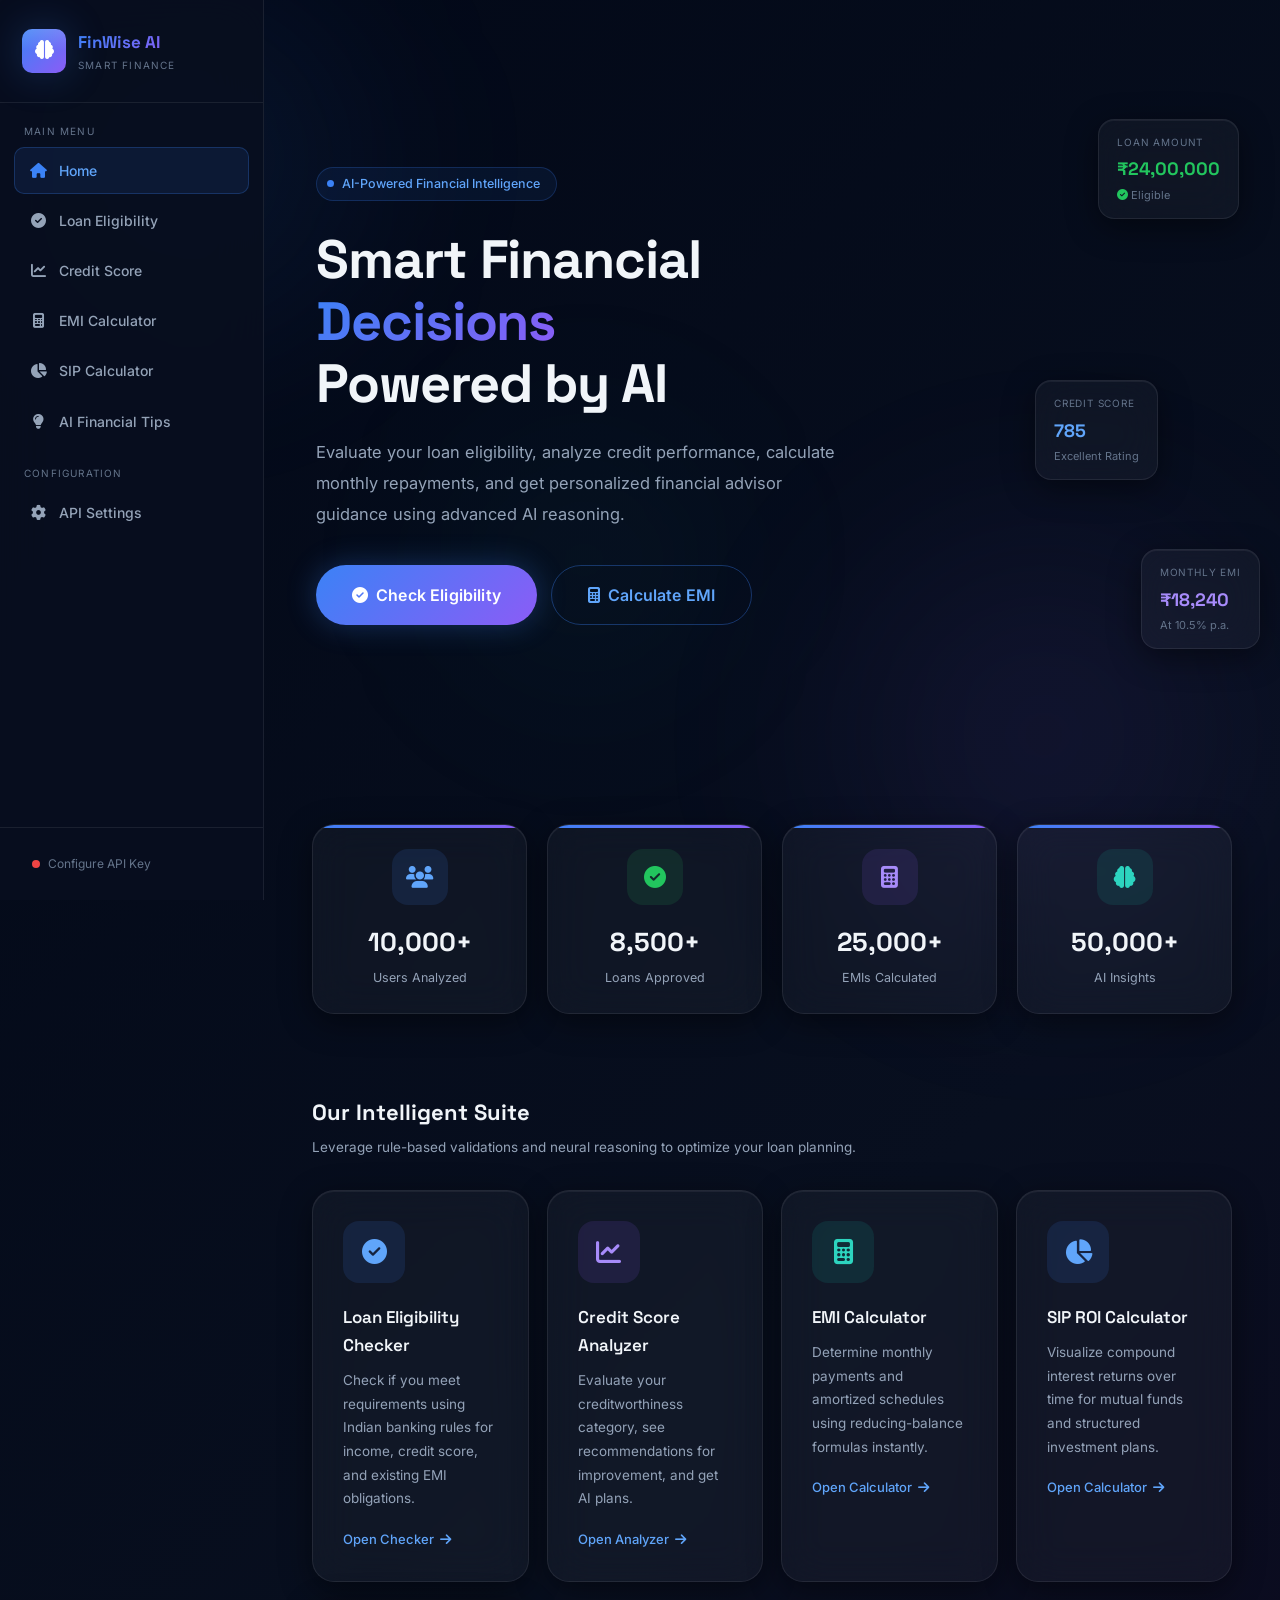
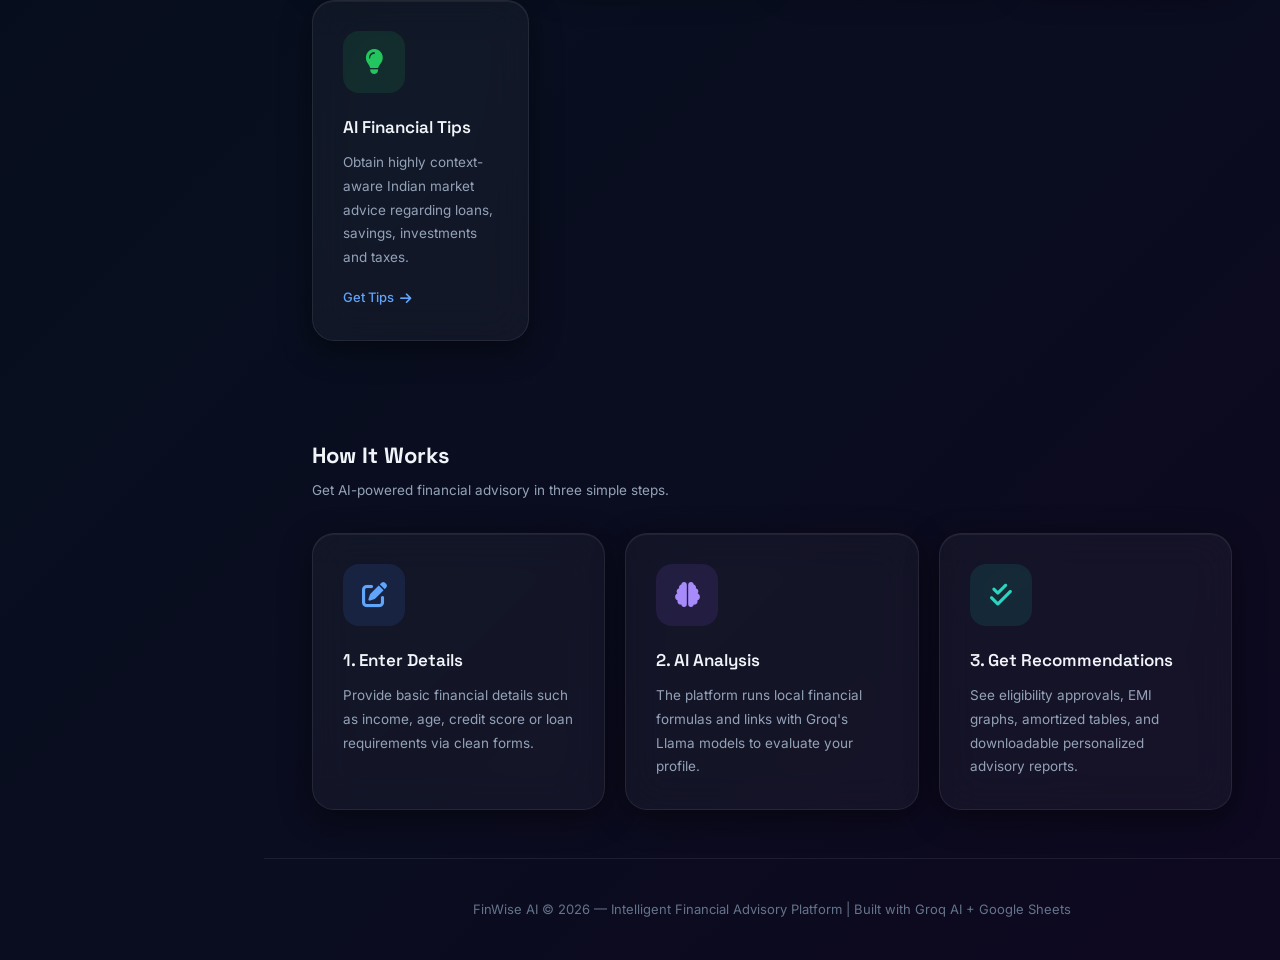
<file: index.html>
<!DOCTYPE html>
<html lang="en">
<head>
  <meta charset="UTF-8">
  <meta name="viewport" content="width=device-width, initial-scale=1.0">
  <title>FinWise AI — Intelligent Financial Advisory Platform</title>
  <meta name="description" content="AI-Powered Loan Eligibility, Credit Analysis & Financial Advisory Platform.">
  <link rel="preconnect" href="https://fonts.googleapis.com">
  <link href="https://fonts.googleapis.com/css2?family=Inter:wght@300;400;500;600;700;800&family=Space+Grotesk:wght@400;500;600;700;800&display=swap" rel="stylesheet">
  <link rel="stylesheet" href="https://cdnjs.cloudflare.com/ajax/libs/font-awesome/6.5.0/css/all.min.css">
  <link rel="stylesheet" href="css/style.css">
</head>
<body>
  <!-- Background orbs -->
  <div class="bg-orb bg-orb-1"></div>
  <div class="bg-orb bg-orb-2"></div>
  <div class="bg-orb bg-orb-3"></div>

  <div class="app-layout">
    <!-- Sidebar -->
    <nav class="sidebar" id="sidebar">
      <div class="sidebar-header">
        <a href="index.html" class="logo">
          <div class="logo-icon"><i class="fas fa-brain"></i></div>
          <div>
            <span class="logo-name">FinWise AI</span>
            <span class="logo-tagline">Smart Finance</span>
          </div>
        </a>
      </div>
      <div class="nav-menu">
        <p class="nav-section-title">Main Menu</p>
        <ul>
          <li class="nav-item"><a href="index.html" class="active"><i class="fas fa-home nav-icon"></i><span>Home</span></a></li>
          <li class="nav-item"><a href="eligibility.html"><i class="fas fa-check-circle nav-icon"></i><span>Loan Eligibility</span></a></li>
          <li class="nav-item"><a href="credit-score.html"><i class="fas fa-chart-line nav-icon"></i><span>Credit Score</span></a></li>
          <li class="nav-item"><a href="emi.html"><i class="fas fa-calculator nav-icon"></i><span>EMI Calculator</span></a></li>
          <li class="nav-item"><a href="sip.html"><i class="fas fa-chart-pie nav-icon"></i><span>SIP Calculator</span></a></li>
          <li class="nav-item"><a href="tips.html"><i class="fas fa-lightbulb nav-icon"></i><span>AI Financial Tips</span></a></li>
        </ul>
        <p class="nav-section-title">Configuration</p>
        <ul>
          <li class="nav-item"><a href="#" onclick="openSettings();return false;"><i class="fas fa-cog nav-icon"></i><span>API Settings</span></a></li>
        </ul>
      </div>
      <div class="sidebar-footer">
        <div class="api-status" onclick="openSettings()">
          <div class="status-dot inactive" id="apiStatusDot"></div>
          <span id="apiStatusText">Configure API Key</span>
        </div>
      </div>
    </nav>

    <!-- Hamburger & Overlay -->
    <button class="hamburger" id="hamburger" aria-label="Open menu"><i class="fas fa-bars"></i></button>
    <div class="overlay" id="overlay"></div>

    <!-- Main Content -->
    <main class="main-content">
      <section class="hero">
        <div class="hero-content">
          <div class="hero-badge">
            <span class="live-dot"></span>
            <span>AI-Powered Financial Intelligence</span>
          </div>
          <h1>Smart Financial <span class="gradient-text">Decisions</span><br>Powered by AI</h1>
          <p>Evaluate your loan eligibility, analyze credit performance, calculate monthly repayments, and get personalized financial advisor guidance using advanced AI reasoning.</p>
          <div class="hero-cta">
            <a href="eligibility.html" class="btn btn-primary btn-lg"><i class="fas fa-check-circle"></i> Check Eligibility</a>
            <a href="emi.html" class="btn btn-outline btn-lg"><i class="fas fa-calculator"></i> Calculate EMI</a>
          </div>
        </div>

        <!-- Floating visual cards -->
        <div class="float-card float-card-1">
          <div class="fc-label">Loan Amount</div>
          <div class="fc-value green">₹24,00,000</div>
          <div class="fc-sub"><i class="fas fa-check-circle" style="color:var(--success)"></i> Eligible</div>
        </div>
        <div class="float-card float-card-2">
          <div class="fc-label">Credit Score</div>
          <div class="fc-value blue">785</div>
          <div class="fc-sub">Excellent Rating</div>
        </div>
        <div class="float-card float-card-3">
          <div class="fc-label">Monthly EMI</div>
          <div class="fc-value purple">₹18,240</div>
          <div class="fc-sub">At 10.5% p.a.</div>
        </div>
      </section>

      <!-- Stat Grid -->
      <section class="section-sm">
        <div class="stat-grid">
          <div class="glass-card stat-card">
            <div class="stat-icon si-blue"><i class="fas fa-users"></i></div>
            <div class="stat-value">10,000+</div>
            <div class="stat-label">Users Analyzed</div>
          </div>
          <div class="glass-card stat-card">
            <div class="stat-icon si-green"><i class="fas fa-check-circle"></i></div>
            <div class="stat-value">8,500+</div>
            <div class="stat-label">Loans Approved</div>
          </div>
          <div class="glass-card stat-card">
            <div class="stat-icon si-purple"><i class="fas fa-calculator"></i></div>
            <div class="stat-value">25,000+</div>
            <div class="stat-label">EMIs Calculated</div>
          </div>
          <div class="glass-card stat-card">
            <div class="stat-icon si-teal"><i class="fas fa-brain"></i></div>
            <div class="stat-value">50,000+</div>
            <div class="stat-label">AI Insights</div>
          </div>
        </div>
      </section>

      <!-- Features Suite -->
      <section class="section">
        <div class="section-header">
          <h2>Our Intelligent Suite</h2>
          <p>Leverage rule-based validations and neural reasoning to optimize your loan planning.</p>
        </div>
        <div class="grid-4">
          <div class="glass-card feature-card fc-blue" onclick="location.href='eligibility.html'">
            <div class="feature-icon-wrap fi-blue"><i class="fas fa-check-circle"></i></div>
            <h3>Loan Eligibility Checker</h3>
            <p>Check if you meet requirements using Indian banking rules for income, credit score, and existing EMI obligations.</p>
            <a href="eligibility.html" class="feature-link">Open Checker <i class="fas fa-arrow-right"></i></a>
          </div>

          <div class="glass-card feature-card fc-purple" onclick="location.href='credit-score.html'">
            <div class="feature-icon-wrap fi-purple"><i class="fas fa-chart-line"></i></div>
            <h3>Credit Score Analyzer</h3>
            <p>Evaluate your creditworthiness category, see recommendations for improvement, and get AI plans.</p>
            <a href="credit-score.html" class="feature-link">Open Analyzer <i class="fas fa-arrow-right"></i></a>
          </div>

          <div class="glass-card feature-card fc-teal" onclick="location.href='emi.html'">
            <div class="feature-icon-wrap fi-teal"><i class="fas fa-calculator"></i></div>
            <h3>EMI Calculator</h3>
            <p>Determine monthly payments and amortized schedules using reducing-balance formulas instantly.</p>
            <a href="emi.html" class="feature-link">Open Calculator <i class="fas fa-arrow-right"></i></a>
          </div>

          <div class="glass-card feature-card fc-blue" onclick="location.href='sip.html'">
            <div class="feature-icon-wrap fi-blue"><i class="fas fa-chart-pie"></i></div>
            <h3>SIP ROI Calculator</h3>
            <p>Visualize compound interest returns over time for mutual funds and structured investment plans.</p>
            <a href="sip.html" class="feature-link">Open Calculator <i class="fas fa-arrow-right"></i></a>
          </div>

          <div class="glass-card feature-card fc-green" onclick="location.href='tips.html'">
            <div class="feature-icon-wrap fi-green"><i class="fas fa-lightbulb"></i></div>
            <h3>AI Financial Tips</h3>
            <p>Obtain highly context-aware Indian market advice regarding loans, savings, investments and taxes.</p>
            <a href="tips.html" class="feature-link">Get Tips <i class="fas fa-arrow-right"></i></a>
          </div>
        </div>
      </section>

      <!-- How it Works -->
      <section class="section">
        <div class="section-header">
          <h2>How It Works</h2>
          <p>Get AI-powered financial advisory in three simple steps.</p>
        </div>
        <div class="grid-3">
          <div class="glass-card feature-card">
            <div class="feature-icon-wrap fi-blue"><i class="fas fa-edit"></i></div>
            <h3>1. Enter Details</h3>
            <p>Provide basic financial details such as income, age, credit score or loan requirements via clean forms.</p>
          </div>
          <div class="glass-card feature-card">
            <div class="feature-icon-wrap fi-purple"><i class="fas fa-brain"></i></div>
            <h3>2. AI Analysis</h3>
            <p>The platform runs local financial formulas and links with Groq's Llama models to evaluate your profile.</p>
          </div>
          <div class="glass-card feature-card">
            <div class="feature-icon-wrap fi-teal"><i class="fas fa-check-double"></i></div>
            <h3>3. Get Recommendations</h3>
            <p>See eligibility approvals, EMI graphs, amortized tables, and downloadable personalized advisory reports.</p>
          </div>
        </div>
      </section>

      <!-- Footer -->
      <footer style="padding: 40px; border-top: 1px solid var(--glass-border); text-align: center; color: var(--text-muted); font-size: 13px;">
        <p>FinWise AI &copy; 2026 — Intelligent Financial Advisory Platform | Built with Groq AI + Google Sheets</p>
      </footer>
    </main>
  </div>

  <!-- Settings Modal -->
  <div class="modal-overlay" id="settingsModal">
    <div class="modal">
      <div class="modal-header">
        <h2 class="modal-title"><i class="fas fa-cog" style="margin-right:10px;color:var(--accent-blue)"></i>API Configuration</h2>
        <button class="modal-close" onclick="closeSettings()"><i class="fas fa-times"></i></button>
      </div>
      <div class="modal-tip"><i class="fas fa-info-circle"></i><span>Your API keys are stored locally in your browser and never sent to any server.</span></div>
      <div class="form-group">
        <label class="form-label"><i class="fas fa-key"></i> Groq API Key</label>
        <input type="password" id="groqKeyInput" class="form-control" placeholder="gsk_xxxxxxxxxxxx">
        <p class="form-hint"><i class="fas fa-external-link-alt"></i> Get your key at <a href="https://console.groq.com" target="_blank" style="color:var(--accent-blue-light)">console.groq.com</a></p>
      </div>
      <div class="form-group">
        <label class="form-label"><i class="fas fa-table"></i> Google Sheets Webhook URL</label>
        <input type="url" id="sheetsUrlInput" class="form-control" placeholder="https://script.google.com/macros/s/...">
        <p class="form-hint">Deploy your Google Apps Script as a Web App and paste the URL here.</p>
      </div>
      <div style="display:flex;gap:12px;margin-top:8px;">
        <button class="btn btn-primary btn-block" onclick="saveSettings()"><i class="fas fa-save"></i> Save Settings</button>
        <button class="btn btn-ghost" onclick="closeSettings()">Cancel</button>
      </div>
    </div>
  </div>

  <!-- Toast Container -->
  <div class="toast-container" id="toastContainer"></div>

  <!-- Scripts -->
  <script src="js/app.js"></script>
</body>
</html>
</file>
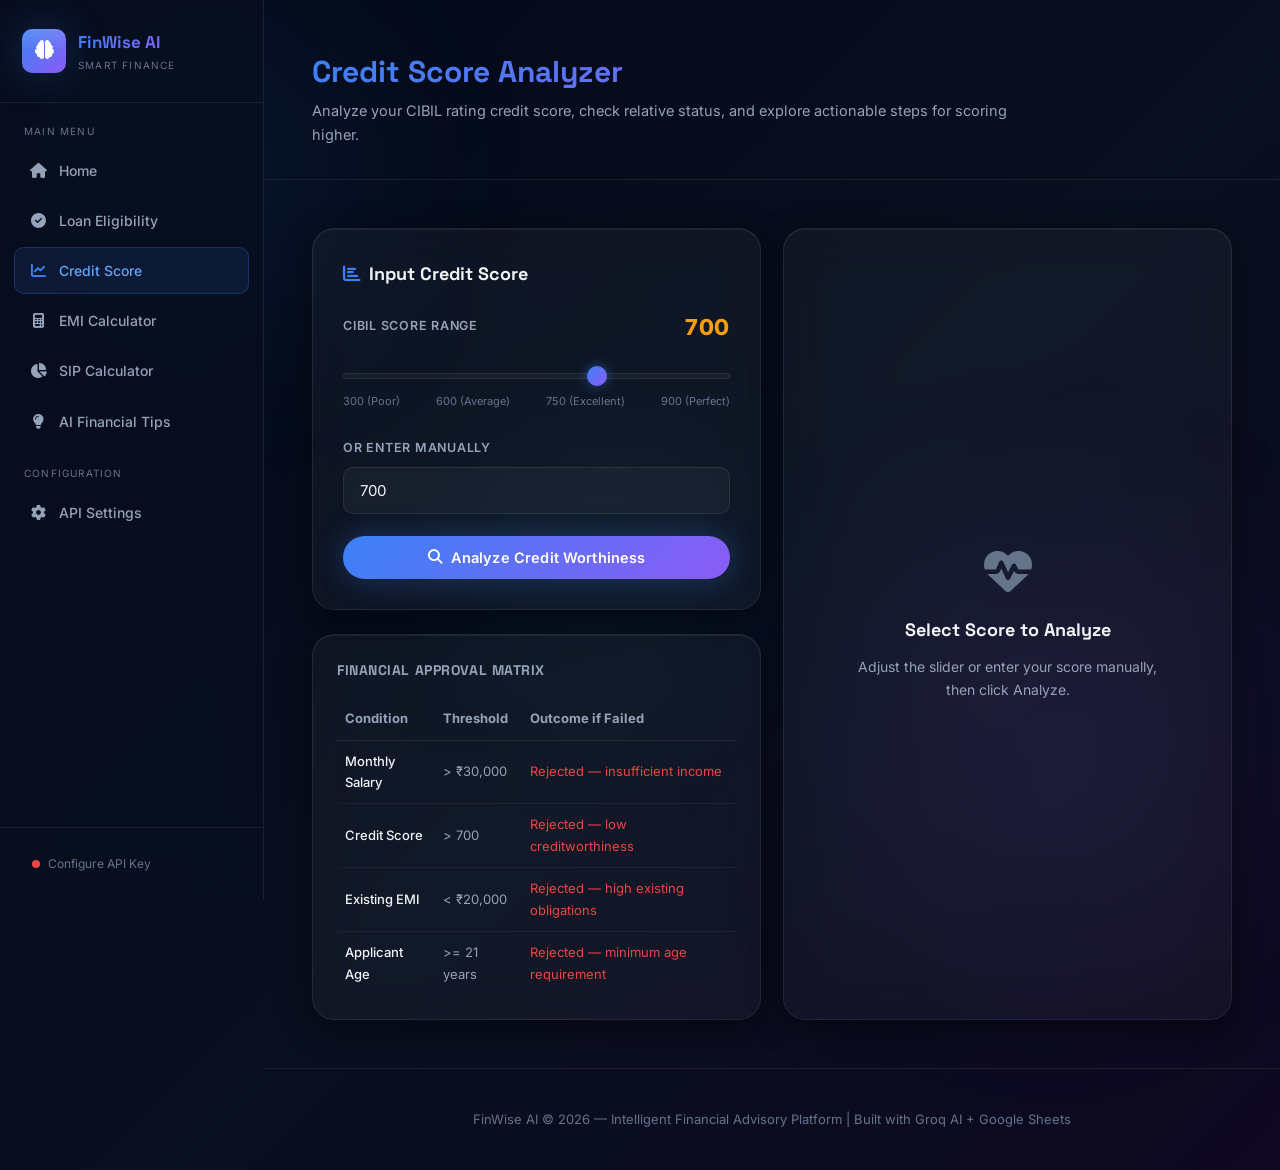
<file: credit-score.html>
<!DOCTYPE html>
<html lang="en">
<head>
  <meta charset="UTF-8">
  <meta name="viewport" content="width=device-width, initial-scale=1.0">
  <title>Credit Score Analyzer — FinWise AI</title>
  <meta name="description" content="Understand credit worthiness categories and get optimization insights.">
  <link rel="preconnect" href="https://fonts.googleapis.com">
  <link href="https://fonts.googleapis.com/css2?family=Inter:wght@300;400;500;600;700;800&family=Space+Grotesk:wght@400;500;600;700;800&display=swap" rel="stylesheet">
  <link rel="stylesheet" href="https://cdnjs.cloudflare.com/ajax/libs/font-awesome/6.5.0/css/all.min.css">
  <link rel="stylesheet" href="css/style.css">
</head>
<body>
  <!-- Background orbs -->
  <div class="bg-orb bg-orb-1"></div>
  <div class="bg-orb bg-orb-2"></div>
  <div class="bg-orb bg-orb-3"></div>

  <div class="app-layout">
    <!-- Sidebar -->
    <nav class="sidebar" id="sidebar">
      <div class="sidebar-header">
        <a href="index.html" class="logo">
          <div class="logo-icon"><i class="fas fa-brain"></i></div>
          <div>
            <span class="logo-name">FinWise AI</span>
            <span class="logo-tagline">Smart Finance</span>
          </div>
        </a>
      </div>
      <div class="nav-menu">
        <p class="nav-section-title">Main Menu</p>
        <ul>
          <li class="nav-item"><a href="index.html"><i class="fas fa-home nav-icon"></i><span>Home</span></a></li>
          <li class="nav-item"><a href="eligibility.html"><i class="fas fa-check-circle nav-icon"></i><span>Loan Eligibility</span></a></li>
          <li class="nav-item"><a href="credit-score.html" class="active"><i class="fas fa-chart-line nav-icon"></i><span>Credit Score</span></a></li>
          <li class="nav-item"><a href="emi.html"><i class="fas fa-calculator nav-icon"></i><span>EMI Calculator</span></a></li>
          <li class="nav-item"><a href="sip.html"><i class="fas fa-chart-pie nav-icon"></i><span>SIP Calculator</span></a></li>
          <li class="nav-item"><a href="tips.html"><i class="fas fa-lightbulb nav-icon"></i><span>AI Financial Tips</span></a></li>
        </ul>
        <p class="nav-section-title">Configuration</p>
        <ul>
          <li class="nav-item"><a href="#" onclick="openSettings();return false;"><i class="fas fa-cog nav-icon"></i><span>API Settings</span></a></li>
        </ul>
      </div>
      <div class="sidebar-footer">
        <div class="api-status" onclick="openSettings()">
          <div class="status-dot inactive" id="apiStatusDot"></div>
          <span id="apiStatusText">Configure API Key</span>
        </div>
      </div>
    </nav>

    <!-- Hamburger & Overlay -->
    <button class="hamburger" id="hamburger" aria-label="Open menu"><i class="fas fa-bars"></i></button>
    <div class="overlay" id="overlay"></div>

    <!-- Main Content -->
    <main class="main-content">
      <div class="page-header">
        <div class="page-header-content">
          <h1>Credit Score Analyzer</h1>
          <p>Analyze your CIBIL rating credit score, check relative status, and explore actionable steps for scoring higher.</p>
        </div>
      </div>

      <div class="section">
        <div class="grid-2">
          <!-- Input Column -->
          <div>
            <div class="glass-card" style="padding:30px; margin-bottom:24px;">
              <h3 style="font-family:'Space Grotesk', sans-serif; font-size:18px; margin-bottom:20px;"><i class="fas fa-chart-bar" style="color:var(--accent-blue); margin-right:8px;"></i>Input Credit Score</h3>
              <div class="form-group" style="margin-bottom:28px;">
                <label class="form-label" style="display:flex; justify-content:space-between;">
                  <span>CIBIL Score Range</span>
                  <span id="scoreDisplay" style="font-size:22px; font-weight:800; color:var(--accent-blue-light)">700</span>
                </label>
                <div class="range-slider" style="margin: 15px 0;">
                  <input type="range" id="scoreSlider" min="300" max="900" value="700">
                  <div class="range-labels">
                    <span>300 (Poor)</span>
                    <span>600 (Average)</span>
                    <span>750 (Excellent)</span>
                    <span>900 (Perfect)</span>
                  </div>
                </div>
              </div>

              <div class="form-group">
                <label class="form-label" for="scoreInput">Or Enter Manually</label>
                <input type="number" id="scoreInput" class="form-control" placeholder="700" min="300" max="900">
              </div>

              <button class="btn btn-primary btn-block" onclick="analyzeScore()"><i class="fas fa-search"></i> Analyze Credit Worthiness</button>
            </div>

            <!-- Conditions summary table from screenshot -->
            <div class="glass-card" style="padding:24px;">
              <h4 style="font-family:'Space Grotesk', sans-serif; font-size:14px; margin-bottom:16px; color:var(--text-secondary); text-transform:uppercase; letter-spacing:0.04em;">Financial Approval Matrix</h4>
              <table style="width:100%; border-collapse:collapse; text-align:left; font-size:13px; color:var(--text-secondary);">
                <thead>
                  <tr style="border-bottom:1px solid var(--glass-border); font-weight:bold;">
                    <th style="padding:10px 8px;">Condition</th>
                    <th style="padding:10px 8px;">Threshold</th>
                    <th style="padding:10px 8px;">Outcome if Failed</th>
                  </tr>
                </thead>
                <tbody>
                  <tr style="border-bottom:1px solid rgba(255,255,255,0.04);">
                    <td style="padding:10px 8px; font-weight:500; color:var(--text-primary);">Monthly Salary</td>
                    <td style="padding:10px 8px;">&gt; ₹30,000</td>
                    <td style="padding:10px 8px; color:var(--danger);">Rejected — insufficient income</td>
                  </tr>
                  <tr style="border-bottom:1px solid rgba(255,255,255,0.04);">
                    <td style="padding:10px 8px; font-weight:500; color:var(--text-primary);">Credit Score</td>
                    <td style="padding:10px 8px;">&gt; 700</td>
                    <td style="padding:10px 8px; color:var(--danger);">Rejected — low creditworthiness</td>
                  </tr>
                  <tr style="border-bottom:1px solid rgba(255,255,255,0.04);">
                    <td style="padding:10px 8px; font-weight:500; color:var(--text-primary);">Existing EMI</td>
                    <td style="padding:10px 8px;">&lt; ₹20,000</td>
                    <td style="padding:10px 8px; color:var(--danger);">Rejected — high existing obligations</td>
                  </tr>
                  <tr>
                    <td style="padding:10px 8px; font-weight:500; color:var(--text-primary);">Applicant Age</td>
                    <td style="padding:10px 8px;">&gt;= 21 years</td>
                    <td style="padding:10px 8px; color:var(--danger);">Rejected — minimum age requirement</td>
                  </tr>
                </tbody>
              </table>
            </div>
          </div>

          <!-- Result Column -->
          <div>
            <!-- Empty state -->
            <div class="glass-card" id="emptyState" style="padding:60px 40px; text-align:center; display:flex; flex-direction:column; align-items:center; justify-content:center; height:100%;">
              <i class="fas fa-heartbeat" style="font-size:48px; color:var(--text-muted); margin-bottom:20px;"></i>
              <h3 style="font-family:'Space Grotesk', sans-serif; font-size:18px; margin-bottom:10px;">Select Score to Analyze</h3>
              <p style="color:var(--text-secondary); font-size:14px; max-width:300px;">Adjust the slider or enter your score manually, then click Analyze.</p>
            </div>

            <!-- Score Result Panel -->
            <div class="result-panel info" id="scoreResult" style="padding: 30px;">
              <span class="badge badge-success" id="scoreBadge" style="margin-bottom:14px; display:inline-flex;">Good</span>
              
              <div class="score-display" style="padding: 10px 0;">
                <div class="score-ring" id="scoreRing" style="background: conic-gradient(var(--accent-blue) 0% 80%, rgba(255,255,255,0.05) 80% 100%);">
                  <span class="score-number" id="ringValue">700</span>
                  <span class="score-ring-label">CIBIL</span>
                </div>
              </div>

              <h2 class="result-title" id="scoreCategory" style="font-size: 22px; margin-top:8px;">Excellent Worthiness</h2>
              <div class="progress-track" style="margin:20px 0 30px;">
                <div class="progress-fill" id="scoreProgressBar" style="width: 80%;"></div>
              </div>

              <!-- Recommendation List -->
              <div id="recsSection" style="margin-top:20px;">
                <h4 style="font-family:'Space Grotesk', sans-serif; font-size:14px; margin-bottom:16px; color:var(--text-primary); text-transform:uppercase; letter-spacing:0.04em;">Improvement Checklist</h4>
                <div style="display:flex; flex-direction:column; gap:12px;" id="recsContainer">
                  <!-- recommendations injected here -->
                </div>
              </div>

              <!-- AI advisory -->
              <div class="ai-response-card" id="creditAI" style="display:none; margin-top:24px;">
                <div class="ai-label"><i class="fas fa-robot"></i> AI Score Enhancement Strategy</div>
                <div class="ai-text" id="aiText">Generating report...</div>
              </div>

              <div style="display:flex; gap:12px; margin-top:30px;">
                <button class="btn btn-primary" id="aiBtn" onclick="getCreditAI()" style="flex:1;"><i class="fas fa-brain"></i> Ask AI for Tips</button>
              </div>
            </div>
          </div>
        </div>
      </div>

      <!-- Footer -->
      <footer style="padding: 40px; border-top: 1px solid var(--glass-border); text-align: center; color: var(--text-muted); font-size: 13px;">
        <p>FinWise AI &copy; 2026 — Intelligent Financial Advisory Platform | Built with Groq AI + Google Sheets</p>
      </footer>
    </main>
  </div>

  <!-- Settings Modal -->
  <div class="modal-overlay" id="settingsModal">
    <div class="modal">
      <div class="modal-header">
        <h2 class="modal-title"><i class="fas fa-cog" style="margin-right:10px;color:var(--accent-blue)"></i>API Configuration</h2>
        <button class="modal-close" onclick="closeSettings()"><i class="fas fa-times"></i></button>
      </div>
      <div class="modal-tip"><i class="fas fa-info-circle"></i><span>Your API keys are stored locally in your browser and never sent to any server.</span></div>
      <div class="form-group">
        <label class="form-label"><i class="fas fa-key"></i> Groq API Key</label>
        <input type="password" id="groqKeyInput" class="form-control" placeholder="gsk_xxxxxxxxxxxx">
        <p class="form-hint"><i class="fas fa-external-link-alt"></i> Get your key at <a href="https://console.groq.com" target="_blank" style="color:var(--accent-blue-light)">console.groq.com</a></p>
      </div>
      <div class="form-group">
        <label class="form-label"><i class="fas fa-table"></i> Google Sheets Webhook URL</label>
        <input type="url" id="sheetsUrlInput" class="form-control" placeholder="https://script.google.com/macros/s/...">
        <p class="form-hint">Deploy your Google Apps Script as a Web App and paste the URL here.</p>
      </div>
      <div style="display:flex;gap:12px;margin-top:8px;">
        <button class="btn btn-primary btn-block" onclick="saveSettings()"><i class="fas fa-save"></i> Save Settings</button>
        <button class="btn btn-ghost" onclick="closeSettings()">Cancel</button>
      </div>
    </div>
  </div>

  <!-- Toast Container -->
  <div class="toast-container" id="toastContainer"></div>

  <!-- Scripts -->
  <script src="js/app.js"></script>
  <script src="js/credit-score.js"></script>
</body>
</html>
</file>
<file: css/style.css>
@import url('https://fonts.googleapis.com/css2?family=Inter:wght@300;400;500;600;700;800&family=Space+Grotesk:wght@400;500;600;700;800&display=swap');

/* ===== CSS VARIABLES ===== */
:root {
  --bg-900: #020817;
  --bg-800: #080f1f;
  --bg-700: #0f172a;
  --bg-600: #1e293b;

  --glass-bg: rgba(255, 255, 255, 0.04);
  --glass-bg-hover: rgba(255, 255, 255, 0.07);
  --glass-border: rgba(255, 255, 255, 0.08);
  --glass-border-hover: rgba(255, 255, 255, 0.18);

  --accent-blue: #3b82f6;
  --accent-blue-light: #60a5fa;
  --accent-blue-dark: #1d4ed8;
  --accent-purple: #8b5cf6;
  --accent-purple-light: #a78bfa;
  --accent-teal: #14b8a6;
  --accent-teal-light: #2dd4bf;

  --success: #22c55e;
  --success-bg: rgba(34, 197, 94, 0.08);
  --success-border: rgba(34, 197, 94, 0.2);
  --warning: #f59e0b;
  --warning-bg: rgba(245, 158, 11, 0.08);
  --warning-border: rgba(245, 158, 11, 0.2);
  --danger: #ef4444;
  --danger-bg: rgba(239, 68, 68, 0.08);
  --danger-border: rgba(239, 68, 68, 0.2);
  --info-bg: rgba(59, 130, 246, 0.08);
  --info-border: rgba(59, 130, 246, 0.2);

  --text-primary: #f1f5f9;
  --text-secondary: #94a3b8;
  --text-muted: #64748b;

  --gradient-primary: linear-gradient(135deg, #3b82f6 0%, #8b5cf6 100%);
  --gradient-hero: linear-gradient(135deg, #020817 0%, #080f1f 55%, #0e0820 100%);
  --gradient-card: linear-gradient(135deg, rgba(59,130,246,0.08) 0%, rgba(139,92,246,0.08) 100%);
  --gradient-success: linear-gradient(135deg, #059669 0%, #22c55e 100%);
  --gradient-danger: linear-gradient(135deg, #b91c1c 0%, #ef4444 100%);
  --gradient-warning: linear-gradient(135deg, #b45309 0%, #f59e0b 100%);

  --shadow-glass: 0 8px 32px rgba(0,0,0,0.45), inset 0 1px 0 rgba(255,255,255,0.06);
  --shadow-lg: 0 20px 60px rgba(0,0,0,0.5);
  --shadow-blue-glow: 0 0 40px rgba(59, 130, 246, 0.25);
  --shadow-purple-glow: 0 0 40px rgba(139, 92, 246, 0.2);

  --radius-xs: 6px;
  --radius-sm: 10px;
  --radius-md: 16px;
  --radius-lg: 22px;
  --radius-xl: 32px;
  --radius-full: 9999px;

  --sidebar-width: 264px;
  --transition: all 0.3s cubic-bezier(0.4, 0, 0.2, 1);
  --transition-fast: all 0.15s ease;
}

/* ===== RESET ===== */
*, *::before, *::after { box-sizing: border-box; margin: 0; padding: 0; }
html { scroll-behavior: smooth; font-size: 16px; }
a { text-decoration: none; color: inherit; }
img { max-width: 100%; }
button { font-family: inherit; }

body {
  font-family: 'Inter', -apple-system, BlinkMacSystemFont, sans-serif;
  background: var(--gradient-hero);
  color: var(--text-primary);
  min-height: 100vh;
  overflow-x: hidden;
  line-height: 1.65;
}

/* Background orbs */
.bg-orb {
  position: fixed;
  border-radius: 50%;
  pointer-events: none;
  z-index: 0;
  filter: blur(80px);
}
.bg-orb-1 {
  width: 500px; height: 500px;
  top: -10%; left: -5%;
  background: radial-gradient(circle, rgba(59,130,246,0.12) 0%, transparent 70%);
  animation: orbFloat 20s ease-in-out infinite;
}
.bg-orb-2 {
  width: 600px; height: 600px;
  bottom: -15%; right: -5%;
  background: radial-gradient(circle, rgba(139,92,246,0.1) 0%, transparent 70%);
  animation: orbFloat 25s ease-in-out infinite reverse;
}
.bg-orb-3 {
  width: 400px; height: 400px;
  top: 40%; left: 30%;
  background: radial-gradient(circle, rgba(20,184,166,0.06) 0%, transparent 70%);
  animation: orbFloat 18s ease-in-out infinite 5s;
}

/* ===== LAYOUT ===== */
.app-layout {
  display: flex;
  min-height: 100vh;
  position: relative;
  z-index: 1;
}

.main-content {
  margin-left: var(--sidebar-width);
  flex: 1;
  min-height: 100vh;
  transition: var(--transition);
}

/* ===== SIDEBAR ===== */
.sidebar {
  position: fixed;
  left: 0; top: 0;
  width: var(--sidebar-width);
  height: 100vh;
  background: rgba(8, 15, 31, 0.92);
  backdrop-filter: blur(24px);
  -webkit-backdrop-filter: blur(24px);
  border-right: 1px solid var(--glass-border);
  display: flex;
  flex-direction: column;
  z-index: 100;
  transition: var(--transition);
  overflow: hidden;
}

.sidebar-header {
  padding: 28px 22px;
  border-bottom: 1px solid var(--glass-border);
}

.logo {
  display: flex;
  align-items: center;
  gap: 12px;
}

.logo-icon {
  width: 44px; height: 44px;
  background: var(--gradient-primary);
  border-radius: var(--radius-sm);
  display: flex;
  align-items: center;
  justify-content: center;
  font-size: 19px;
  color: white;
  box-shadow: var(--shadow-blue-glow);
  flex-shrink: 0;
  position: relative;
  overflow: hidden;
}

.logo-icon::after {
  content: '';
  position: absolute;
  top: 0; left: 0;
  width: 100%; height: 50%;
  background: linear-gradient(rgba(255,255,255,0.15), transparent);
}

.logo-name {
  font-family: 'Space Grotesk', sans-serif;
  font-size: 17px;
  font-weight: 700;
  background: var(--gradient-primary);
  -webkit-background-clip: text;
  -webkit-text-fill-color: transparent;
  background-clip: text;
  display: block;
}

.logo-tagline {
  font-size: 10px;
  color: var(--text-muted);
  text-transform: uppercase;
  letter-spacing: 0.12em;
  display: block;
  margin-top: 1px;
}

.nav-menu {
  padding: 20px 14px;
  flex: 1;
  overflow-y: auto;
}

.nav-section-title {
  font-size: 10px;
  text-transform: uppercase;
  letter-spacing: 0.12em;
  color: var(--text-muted);
  padding: 0 10px;
  margin-bottom: 8px;
  margin-top: 20px;
}

.nav-section-title:first-child { margin-top: 0; }

.nav-menu ul { list-style: none; display: flex; flex-direction: column; gap: 3px; }

.nav-item a {
  display: flex;
  align-items: center;
  gap: 12px;
  padding: 11px 14px;
  border-radius: var(--radius-sm);
  color: var(--text-secondary);
  font-size: 14px;
  font-weight: 500;
  transition: var(--transition);
  position: relative;
  overflow: hidden;
  border: 1px solid transparent;
}

.nav-item a:hover {
  color: var(--text-primary);
  background: var(--glass-bg-hover);
  border-color: var(--glass-border);
}

.nav-item a.active {
  color: var(--accent-blue-light);
  background: rgba(59, 130, 246, 0.1);
  border-color: rgba(59, 130, 246, 0.25);
}

.nav-item a .nav-icon {
  font-size: 15px;
  width: 18px;
  text-align: center;
  flex-shrink: 0;
}

.nav-item a.active .nav-icon { color: var(--accent-blue); }

.nav-item a .nav-badge {
  margin-left: auto;
  padding: 1px 7px;
  background: rgba(59,130,246,0.15);
  border-radius: var(--radius-full);
  font-size: 10px;
  color: var(--accent-blue-light);
  font-weight: 600;
}

.sidebar-footer {
  padding: 18px 22px;
  border-top: 1px solid var(--glass-border);
}

.api-status {
  display: flex;
  align-items: center;
  gap: 8px;
  font-size: 12px;
  color: var(--text-muted);
  cursor: pointer;
  padding: 8px 10px;
  border-radius: var(--radius-sm);
  transition: var(--transition-fast);
}

.api-status:hover { background: var(--glass-bg); color: var(--text-secondary); }

.status-dot {
  width: 8px; height: 8px;
  border-radius: 50%;
  flex-shrink: 0;
}

.status-dot.active { background: var(--success); animation: pulseDot 2s ease infinite; }
.status-dot.inactive { background: var(--danger); }
.status-dot.warning { background: var(--warning); }

/* ===== HAMBURGER ===== */
.hamburger {
  display: none;
  position: fixed;
  top: 16px; left: 16px;
  z-index: 200;
  background: var(--glass-bg);
  backdrop-filter: blur(12px);
  border: 1px solid var(--glass-border);
  border-radius: var(--radius-sm);
  padding: 10px 12px;
  cursor: pointer;
  color: var(--text-primary);
  font-size: 16px;
  transition: var(--transition);
  align-items: center;
  justify-content: center;
}

.hamburger:hover { background: var(--glass-bg-hover); }

.overlay {
  display: none;
  position: fixed;
  inset: 0;
  background: rgba(0,0,0,0.65);
  backdrop-filter: blur(4px);
  z-index: 90;
}

/* ===== PAGE HEADER ===== */
.page-header {
  padding: 52px 48px 32px;
  border-bottom: 1px solid var(--glass-border);
  position: relative;
}

.page-header-content { max-width: 700px; }

.page-header h1 {
  font-family: 'Space Grotesk', sans-serif;
  font-size: 30px;
  font-weight: 700;
  background: var(--gradient-primary);
  -webkit-background-clip: text;
  -webkit-text-fill-color: transparent;
  background-clip: text;
  margin-bottom: 8px;
  line-height: 1.3;
}

.page-header p { color: var(--text-secondary); font-size: 14.5px; }

/* ===== GLASS CARD ===== */
.glass-card {
  background: var(--glass-bg);
  backdrop-filter: blur(20px);
  -webkit-backdrop-filter: blur(20px);
  border: 1px solid var(--glass-border);
  border-radius: var(--radius-lg);
  box-shadow: var(--shadow-glass);
  transition: var(--transition);
}

.glass-card:hover {
  border-color: var(--glass-border-hover);
}

/* ===== BUTTONS ===== */
.btn {
  display: inline-flex;
  align-items: center;
  justify-content: center;
  gap: 8px;
  padding: 13px 28px;
  border-radius: var(--radius-full);
  border: none;
  cursor: pointer;
  font-size: 14.5px;
  font-weight: 600;
  letter-spacing: 0.01em;
  transition: var(--transition);
  position: relative;
  overflow: hidden;
  white-space: nowrap;
}

.btn::after {
  content: '';
  position: absolute;
  inset: 0;
  background: linear-gradient(rgba(255,255,255,0.08), transparent);
  opacity: 0;
  transition: var(--transition-fast);
}

.btn:hover::after { opacity: 1; }

.btn-primary {
  background: var(--gradient-primary);
  color: white;
  box-shadow: 0 0 30px rgba(59,130,246,0.3);
}

.btn-primary:hover {
  transform: translateY(-2px);
  box-shadow: 0 6px 30px rgba(59,130,246,0.45);
}

.btn-primary:active { transform: translateY(0); }

.btn-outline {
  background: transparent;
  color: var(--accent-blue-light);
  border: 1px solid rgba(59,130,246,0.35);
}

.btn-outline:hover {
  background: rgba(59,130,246,0.08);
  border-color: var(--accent-blue);
  transform: translateY(-2px);
}

.btn-ghost {
  background: var(--glass-bg);
  color: var(--text-primary);
  border: 1px solid var(--glass-border);
  backdrop-filter: blur(10px);
}

.btn-ghost:hover {
  background: var(--glass-bg-hover);
  border-color: var(--glass-border-hover);
}

.btn-success {
  background: var(--gradient-success);
  color: white;
  box-shadow: 0 0 24px rgba(34,197,94,0.25);
}

.btn-danger {
  background: var(--gradient-danger);
  color: white;
  box-shadow: 0 0 24px rgba(239,68,68,0.25);
}

.btn-lg { padding: 16px 36px; font-size: 16px; }
.btn-sm { padding: 8px 18px; font-size: 13px; }
.btn-block { width: 100%; }

.btn:disabled { opacity: 0.45; cursor: not-allowed; transform: none !important; }

/* ===== FORMS ===== */
.form-group { margin-bottom: 22px; }

.form-label {
  display: flex;
  align-items: center;
  gap: 6px;
  font-size: 12.5px;
  font-weight: 600;
  color: var(--text-secondary);
  margin-bottom: 8px;
  text-transform: uppercase;
  letter-spacing: 0.06em;
}

.form-control {
  width: 100%;
  padding: 13px 16px;
  background: rgba(255,255,255,0.04);
  border: 1px solid var(--glass-border);
  border-radius: var(--radius-sm);
  color: var(--text-primary);
  font-family: 'Inter', sans-serif;
  font-size: 15px;
  transition: var(--transition);
  outline: none;
  appearance: none;
}

.form-control::placeholder { color: var(--text-muted); }

.form-control:hover { border-color: rgba(255,255,255,0.12); }

.form-control:focus {
  border-color: var(--accent-blue);
  box-shadow: 0 0 0 3px rgba(59,130,246,0.12);
  background: rgba(59,130,246,0.04);
}

.input-wrapper { position: relative; }

.input-prefix {
  position: absolute;
  left: 14px;
  top: 50%;
  transform: translateY(-50%);
  color: var(--text-muted);
  font-size: 15px;
  font-weight: 600;
  pointer-events: none;
}

.input-prefix + .form-control,
.input-wrapper .has-prefix { padding-left: 32px; }

.input-suffix {
  position: absolute;
  right: 14px;
  top: 50%;
  transform: translateY(-50%);
  color: var(--text-muted);
  font-size: 13px;
  pointer-events: none;
}

.form-hint {
  font-size: 12px;
  color: var(--text-muted);
  margin-top: 6px;
  display: flex;
  align-items: center;
  gap: 5px;
}

.form-grid-2 { display: grid; grid-template-columns: 1fr 1fr; gap: 20px; }
.form-grid-3 { display: grid; grid-template-columns: repeat(3, 1fr); gap: 20px; }

/* ===== RULE CHECKLIST ===== */
.rule-list { list-style: none; display: flex; flex-direction: column; gap: 10px; }

.rule-item {
  display: flex;
  align-items: center;
  gap: 10px;
  padding: 10px 14px;
  border-radius: var(--radius-sm);
  background: var(--glass-bg);
  border: 1px solid var(--glass-border);
  font-size: 13.5px;
  color: var(--text-secondary);
  transition: var(--transition);
}

.rule-item.pass { border-color: var(--success-border); background: var(--success-bg); color: var(--text-primary); }
.rule-item.fail { border-color: var(--danger-border); background: var(--danger-bg); color: var(--text-primary); }

.rule-icon { font-size: 14px; width: 16px; flex-shrink: 0; }
.rule-item.pass .rule-icon { color: var(--success); }
.rule-item.fail .rule-icon { color: var(--danger); }

/* ===== RESULT PANEL ===== */
.result-panel {
  border-radius: var(--radius-lg);
  padding: 36px;
  backdrop-filter: blur(20px);
  animation: slideUp 0.4s cubic-bezier(0.4, 0, 0.2, 1) both;
  display: none;
}

.result-panel.show { display: block; }

.result-panel.approved {
  background: rgba(34,197,94,0.05);
  border: 1px solid var(--success-border);
  box-shadow: 0 0 60px rgba(34,197,94,0.08), var(--shadow-glass);
}

.result-panel.rejected {
  background: rgba(239,68,68,0.05);
  border: 1px solid var(--danger-border);
  box-shadow: 0 0 60px rgba(239,68,68,0.08), var(--shadow-glass);
}

.result-panel.info {
  background: rgba(59,130,246,0.05);
  border: 1px solid var(--info-border);
  box-shadow: 0 0 40px rgba(59,130,246,0.08), var(--shadow-glass);
}

.result-icon-big {
  font-size: 56px;
  display: block;
  text-align: center;
  margin-bottom: 16px;
  animation: bounceIn 0.5s cubic-bezier(0.4, 0, 0.2, 1);
}

.result-title {
  font-family: 'Space Grotesk', sans-serif;
  font-size: 24px;
  font-weight: 700;
  text-align: center;
  margin-bottom: 8px;
}

.result-subtitle {
  color: var(--text-secondary);
  text-align: center;
  font-size: 14px;
  margin-bottom: 28px;
}

.result-metrics {
  display: grid;
  grid-template-columns: repeat(2, 1fr);
  gap: 14px;
  margin-top: 24px;
}

.metric-card {
  background: var(--glass-bg);
  border: 1px solid var(--glass-border);
  border-radius: var(--radius-md);
  padding: 18px;
  text-align: center;
}

.metric-label {
  font-size: 11px;
  text-transform: uppercase;
  letter-spacing: 0.08em;
  color: var(--text-muted);
  margin-bottom: 8px;
}

.metric-value {
  font-family: 'Space Grotesk', sans-serif;
  font-size: 22px;
  font-weight: 700;
  color: var(--text-primary);
}

.metric-value.success-color { color: var(--success); }
.metric-value.danger-color { color: var(--danger); }
.metric-value.blue-color { color: var(--accent-blue-light); }

/* ===== BADGES ===== */
.badge {
  display: inline-flex;
  align-items: center;
  gap: 5px;
  padding: 3px 10px;
  border-radius: var(--radius-full);
  font-size: 11.5px;
  font-weight: 600;
  text-transform: uppercase;
  letter-spacing: 0.04em;
  border: 1px solid transparent;
}

.badge-success { background: var(--success-bg); color: var(--success); border-color: var(--success-border); }
.badge-danger { background: var(--danger-bg); color: var(--danger); border-color: var(--danger-border); }
.badge-warning { background: var(--warning-bg); color: var(--warning); border-color: var(--warning-border); }
.badge-info { background: var(--info-bg); color: var(--accent-blue-light); border-color: var(--info-border); }
.badge-purple { background: rgba(139,92,246,0.1); color: var(--accent-purple-light); border-color: rgba(139,92,246,0.2); }

/* ===== STAT CARDS ===== */
.stat-grid { display: grid; grid-template-columns: repeat(4, 1fr); gap: 20px; }

.stat-card {
  padding: 24px;
  text-align: center;
  position: relative;
  overflow: hidden;
}

.stat-card::before {
  content: '';
  position: absolute;
  top: 0; left: 0; right: 0;
  height: 3px;
  background: var(--gradient-primary);
}

.stat-icon {
  width: 56px; height: 56px;
  border-radius: var(--radius-md);
  display: flex;
  align-items: center;
  justify-content: center;
  font-size: 22px;
  margin: 0 auto 16px;
}

.si-blue { background: rgba(59,130,246,0.12); color: var(--accent-blue-light); }
.si-purple { background: rgba(139,92,246,0.12); color: var(--accent-purple-light); }
.si-teal { background: rgba(20,184,166,0.12); color: var(--accent-teal-light); }
.si-green { background: rgba(34,197,94,0.12); color: var(--success); }
.si-warning { background: rgba(245,158,11,0.12); color: var(--warning); }

.stat-value {
  font-family: 'Space Grotesk', sans-serif;
  font-size: 26px;
  font-weight: 700;
  color: var(--text-primary);
  margin-bottom: 4px;
}

.stat-label { font-size: 12.5px; color: var(--text-secondary); }

/* ===== FEATURE CARDS ===== */
.feature-card {
  padding: 30px;
  position: relative;
  overflow: hidden;
  cursor: pointer;
}

.feature-card::after {
  content: '';
  position: absolute;
  bottom: 0; left: 0; right: 0;
  height: 2px;
  transform: scaleX(0);
  transition: var(--transition);
  transform-origin: left;
}

.feature-card:hover::after { transform: scaleX(1); }
.fc-blue::after { background: linear-gradient(90deg, var(--accent-blue), var(--accent-purple)); }
.fc-purple::after { background: linear-gradient(90deg, var(--accent-purple), var(--accent-teal)); }
.fc-teal::after { background: linear-gradient(90deg, var(--accent-teal), var(--accent-blue)); }
.fc-green::after { background: linear-gradient(90deg, var(--success), var(--accent-teal)); }

.feature-icon-wrap {
  width: 62px; height: 62px;
  border-radius: var(--radius-md);
  display: flex;
  align-items: center;
  justify-content: center;
  font-size: 25px;
  margin-bottom: 20px;
  transition: var(--transition);
}

.feature-card:hover .feature-icon-wrap { transform: scale(1.08) rotate(4deg); }

.fi-blue { background: rgba(59,130,246,0.12); color: var(--accent-blue-light); }
.fi-purple { background: rgba(139,92,246,0.12); color: var(--accent-purple-light); }
.fi-teal { background: rgba(20,184,166,0.12); color: var(--accent-teal-light); }
.fi-green { background: rgba(34,197,94,0.12); color: var(--success); }

.feature-card h3 {
  font-family: 'Space Grotesk', sans-serif;
  font-size: 17px;
  font-weight: 600;
  margin-bottom: 10px;
}

.feature-card p { color: var(--text-secondary); font-size: 13.5px; line-height: 1.75; }

.feature-link {
  display: inline-flex;
  align-items: center;
  gap: 6px;
  color: var(--accent-blue-light);
  font-size: 13px;
  font-weight: 500;
  margin-top: 18px;
  transition: var(--transition);
}

.feature-card:hover .feature-link { gap: 10px; }

/* ===== HERO ===== */
.hero {
  min-height: 88vh;
  display: flex;
  align-items: center;
  padding: 80px 52px;
  position: relative;
  overflow: hidden;
}

.hero-content { max-width: 580px; position: relative; z-index: 2; }

.hero-badge {
  display: inline-flex;
  align-items: center;
  gap: 8px;
  padding: 6px 16px 6px 10px;
  background: rgba(59,130,246,0.08);
  border: 1px solid rgba(59,130,246,0.22);
  border-radius: var(--radius-full);
  font-size: 12.5px;
  color: var(--accent-blue-light);
  font-weight: 500;
  margin-bottom: 28px;
  width: fit-content;
}

.hero-badge .live-dot {
  width: 7px; height: 7px;
  border-radius: 50%;
  background: var(--accent-blue);
  animation: pulseDot 2s ease infinite;
}

.hero h1 {
  font-family: 'Space Grotesk', sans-serif;
  font-size: clamp(36px, 4.5vw, 54px);
  font-weight: 800;
  line-height: 1.15;
  margin-bottom: 22px;
  letter-spacing: -0.02em;
}

.gradient-text {
  background: var(--gradient-primary);
  -webkit-background-clip: text;
  -webkit-text-fill-color: transparent;
  background-clip: text;
}

.hero p {
  font-size: 16.5px;
  color: var(--text-secondary);
  line-height: 1.85;
  margin-bottom: 36px;
  max-width: 520px;
}

.hero-cta { display: flex; gap: 14px; flex-wrap: wrap; }

/* Floating data cards */
.float-card {
  position: absolute;
  background: var(--glass-bg);
  backdrop-filter: blur(20px);
  border: 1px solid var(--glass-border);
  border-radius: var(--radius-md);
  box-shadow: var(--shadow-glass);
  z-index: 3;
  padding: 14px 18px;
}

.float-card-1 { top: 15%; right: 4%; animation: floatCard 7s ease-in-out infinite; }
.float-card-2 { top: 48%; right: 12%; animation: floatCard 7s ease-in-out infinite 2.3s; }
.float-card-3 { bottom: 18%; right: 2%; animation: floatCard 7s ease-in-out infinite 4.6s; }

.fc-label { font-size: 10px; color: var(--text-muted); text-transform: uppercase; letter-spacing: 0.08em; margin-bottom: 4px; }
.fc-value { font-family: 'Space Grotesk', sans-serif; font-size: 18px; font-weight: 700; }
.fc-value.green { color: var(--success); }
.fc-value.blue { color: var(--accent-blue-light); }
.fc-value.purple { color: var(--accent-purple-light); }
.fc-sub { font-size: 11px; color: var(--text-muted); margin-top: 2px; }

/* ===== SECTION ===== */
.section { padding: 48px; }
.section-sm { padding: 32px 48px; }

.section-header { margin-bottom: 32px; }

.section-header h2 {
  font-family: 'Space Grotesk', sans-serif;
  font-size: 22px;
  font-weight: 700;
  margin-bottom: 6px;
}

.section-header p { color: var(--text-secondary); font-size: 13.5px; }

/* ===== GRIDS ===== */
.grid-2 { display: grid; grid-template-columns: 1fr 1fr; gap: 22px; }
.grid-3 { display: grid; grid-template-columns: repeat(3, 1fr); gap: 20px; }
.grid-4 { display: grid; grid-template-columns: repeat(4, 1fr); gap: 18px; }

/* ===== DIVIDER ===== */
.divider { height: 1px; background: var(--glass-border); margin: 28px 0; }

/* ===== SCORE DISPLAY ===== */
.score-display {
  text-align: center;
  padding: 32px;
}

.score-ring {
  width: 160px; height: 160px;
  border-radius: 50%;
  margin: 0 auto 20px;
  display: flex;
  align-items: center;
  justify-content: center;
  flex-direction: column;
  position: relative;
}

.score-ring::before {
  content: '';
  position: absolute;
  inset: 4px;
  border-radius: 50%;
  background: var(--bg-800);
}

.score-number {
  font-family: 'Space Grotesk', sans-serif;
  font-size: 42px;
  font-weight: 800;
  position: relative;
  z-index: 1;
}

.score-ring-label {
  font-size: 11px;
  color: var(--text-muted);
  text-transform: uppercase;
  letter-spacing: 0.08em;
  position: relative;
  z-index: 1;
}

/* Progress Bar */
.progress-track {
  height: 8px;
  background: rgba(255,255,255,0.06);
  border-radius: var(--radius-full);
  overflow: hidden;
  margin-top: 10px;
}

.progress-fill {
  height: 100%;
  border-radius: var(--radius-full);
  background: var(--gradient-primary);
  transition: width 1.2s cubic-bezier(0.4, 0, 0.2, 1);
  box-shadow: 0 0 12px rgba(59,130,246,0.5);
}

.progress-fill.success { background: var(--gradient-success); box-shadow: 0 0 12px rgba(34,197,94,0.4); }
.progress-fill.danger { background: var(--gradient-danger); box-shadow: 0 0 12px rgba(239,68,68,0.4); }
.progress-fill.warning { background: var(--gradient-warning); box-shadow: 0 0 12px rgba(245,158,11,0.3); }

/* ===== EMI BREAKDOWN ===== */
.emi-breakdown {
  display: grid;
  grid-template-columns: repeat(3, 1fr);
  gap: 16px;
  margin-top: 24px;
}

.emi-item {
  background: var(--glass-bg);
  border: 1px solid var(--glass-border);
  border-radius: var(--radius-md);
  padding: 20px 16px;
  text-align: center;
}

.emi-item-label { font-size: 11px; text-transform: uppercase; letter-spacing: 0.08em; color: var(--text-muted); margin-bottom: 8px; }
.emi-item-value { font-family: 'Space Grotesk', sans-serif; font-size: 20px; font-weight: 700; }
.emi-monthly { color: var(--accent-blue-light); }
.emi-total { color: var(--text-primary); }
.emi-interest { color: var(--danger); }

/* ===== AI RESPONSE ===== */
.ai-response-card {
  background: rgba(139,92,246,0.04);
  border: 1px solid rgba(139,92,246,0.18);
  border-radius: var(--radius-md);
  padding: 24px;
  position: relative;
  overflow: hidden;
  margin-top: 20px;
  animation: slideUp 0.4s cubic-bezier(0.4,0,0.2,1) both;
}

.ai-response-card::before {
  content: '';
  position: absolute;
  top: 0; left: 0; right: 0;
  height: 2px;
  background: linear-gradient(90deg, var(--accent-purple), var(--accent-blue), var(--accent-teal));
}

.ai-label {
  display: flex;
  align-items: center;
  gap: 8px;
  font-size: 11px;
  text-transform: uppercase;
  letter-spacing: 0.1em;
  color: var(--accent-purple-light);
  font-weight: 700;
  margin-bottom: 14px;
}

.ai-label i { font-size: 14px; }

.ai-text {
  color: var(--text-secondary);
  font-size: 14px;
  line-height: 1.85;
  white-space: pre-wrap;
}

/* ===== LOADING STATES ===== */
.spinner {
  width: 18px; height: 18px;
  border: 2.5px solid rgba(255,255,255,0.25);
  border-top-color: white;
  border-radius: 50%;
  animation: spin 0.75s linear infinite;
  display: inline-block;
  vertical-align: middle;
}

.skeleton {
  background: linear-gradient(90deg, var(--glass-bg) 25%, rgba(255,255,255,0.06) 50%, var(--glass-bg) 75%);
  background-size: 200% 100%;
  animation: shimmer 1.4s infinite;
  border-radius: var(--radius-sm);
}

/* ===== SETTINGS MODAL ===== */
.modal-overlay {
  position: fixed;
  inset: 0;
  background: rgba(2,8,23,0.78);
  backdrop-filter: blur(8px);
  z-index: 500;
  display: flex;
  align-items: center;
  justify-content: center;
  opacity: 0;
  visibility: hidden;
  transition: var(--transition);
  padding: 20px;
}

.modal-overlay.active { opacity: 1; visibility: visible; }

.modal {
  background: #0d1526;
  border: 1px solid var(--glass-border);
  border-radius: var(--radius-xl);
  padding: 36px;
  width: 100%;
  max-width: 500px;
  box-shadow: var(--shadow-lg);
  transform: scale(0.94) translateY(24px);
  transition: var(--transition);
}

.modal-overlay.active .modal { transform: scale(1) translateY(0); }

.modal-header {
  display: flex;
  align-items: center;
  justify-content: space-between;
  margin-bottom: 28px;
}

.modal-title {
  font-family: 'Space Grotesk', sans-serif;
  font-size: 20px;
  font-weight: 700;
}

.modal-close {
  background: var(--glass-bg);
  border: 1px solid var(--glass-border);
  border-radius: var(--radius-sm);
  color: var(--text-secondary);
  cursor: pointer;
  font-size: 16px;
  padding: 7px 10px;
  transition: var(--transition-fast);
  line-height: 1;
}

.modal-close:hover { color: var(--text-primary); background: var(--glass-bg-hover); }

.modal-tip {
  background: var(--info-bg);
  border: 1px solid var(--info-border);
  border-radius: var(--radius-sm);
  padding: 12px 16px;
  font-size: 13px;
  color: var(--text-secondary);
  margin-bottom: 20px;
  display: flex;
  gap: 10px;
}

.modal-tip i { color: var(--accent-blue-light); flex-shrink: 0; margin-top: 1px; }

/* ===== TOAST ===== */
.toast-container {
  position: fixed;
  bottom: 24px;
  right: 24px;
  z-index: 1000;
  display: flex;
  flex-direction: column;
  gap: 10px;
  pointer-events: none;
}

.toast {
  padding: 13px 18px;
  background: var(--bg-700);
  border: 1px solid var(--glass-border);
  border-radius: var(--radius-md);
  box-shadow: var(--shadow-lg);
  display: flex;
  align-items: center;
  gap: 12px;
  font-size: 13.5px;
  transform: translateX(120%);
  opacity: 0;
  transition: var(--transition);
  max-width: 360px;
  pointer-events: all;
}

.toast.show { transform: translateX(0); opacity: 1; }
.toast.success-toast { border-color: var(--success-border); }
.toast.error-toast { border-color: var(--danger-border); }
.toast.info-toast { border-color: var(--info-border); }

.toast-icon { font-size: 16px; flex-shrink: 0; }
.toast.success-toast .toast-icon { color: var(--success); }
.toast.error-toast .toast-icon { color: var(--danger); }
.toast.info-toast .toast-icon { color: var(--accent-blue-light); }

/* ===== RECOMMENDATION CARDS ===== */
.rec-card {
  display: flex;
  gap: 14px;
  padding: 16px 18px;
  background: var(--glass-bg);
  border: 1px solid var(--glass-border);
  border-radius: var(--radius-md);
  transition: var(--transition);
}

.rec-card:hover { border-color: var(--glass-border-hover); background: var(--glass-bg-hover); }

.rec-icon {
  width: 36px; height: 36px;
  border-radius: var(--radius-sm);
  display: flex;
  align-items: center;
  justify-content: center;
  font-size: 15px;
  flex-shrink: 0;
}

.rec-content h4 { font-size: 14px; font-weight: 600; margin-bottom: 4px; }
.rec-content p { font-size: 13px; color: var(--text-secondary); line-height: 1.65; }

/* ===== RANGE SLIDER ===== */
.range-slider { position: relative; }

.range-slider input[type="range"] {
  width: 100%;
  appearance: none;
  height: 6px;
  border-radius: var(--radius-full);
  background: var(--glass-bg);
  outline: none;
  border: 1px solid var(--glass-border);
}

.range-slider input[type="range"]::-webkit-slider-thumb {
  appearance: none;
  width: 20px; height: 20px;
  border-radius: 50%;
  background: var(--gradient-primary);
  cursor: pointer;
  box-shadow: 0 0 12px rgba(59,130,246,0.5);
  transition: var(--transition-fast);
}

.range-slider input[type="range"]::-webkit-slider-thumb:hover { transform: scale(1.15); }

.range-labels {
  display: flex;
  justify-content: space-between;
  font-size: 11px;
  color: var(--text-muted);
  margin-top: 6px;
}

/* ===== ANIMATIONS ===== */
@keyframes floatCard {
  0%, 100% { transform: translateY(0px); }
  50% { transform: translateY(-18px); }
}

@keyframes orbFloat {
  0%, 100% { transform: translate(0, 0) scale(1); }
  33% { transform: translate(20px, -30px) scale(1.05); }
  66% { transform: translate(-15px, 20px) scale(0.95); }
}

@keyframes spin { from { transform: rotate(0deg); } to { transform: rotate(360deg); } }

@keyframes slideUp {
  from { opacity: 0; transform: translateY(28px); }
  to { opacity: 1; transform: translateY(0); }
}

@keyframes fadeIn {
  from { opacity: 0; } to { opacity: 1; }
}

@keyframes bounceIn {
  0% { transform: scale(0.5); opacity: 0; }
  70% { transform: scale(1.1); }
  100% { transform: scale(1); opacity: 1; }
}

@keyframes pulseDot {
  0%, 100% { opacity: 1; transform: scale(1); }
  50% { opacity: 0.5; transform: scale(0.85); }
}

@keyframes shimmer {
  0% { background-position: 200% 0; }
  100% { background-position: -200% 0; }
}

@keyframes glow {
  0%, 100% { box-shadow: 0 0 20px rgba(59,130,246,0.2); }
  50% { box-shadow: 0 0 40px rgba(59,130,246,0.5); }
}

/* ===== SCROLLBAR ===== */
::-webkit-scrollbar { width: 5px; }
::-webkit-scrollbar-track { background: var(--bg-800); }
::-webkit-scrollbar-thumb { background: var(--bg-600); border-radius: 4px; }
::-webkit-scrollbar-thumb:hover { background: var(--text-muted); }

/* ===== RESPONSIVE ===== */
@media (max-width: 1100px) {
  .stat-grid { grid-template-columns: repeat(2, 1fr); }
  .grid-4 { grid-template-columns: repeat(2, 1fr); }
  .section { padding: 36px 30px; }
  .page-header { padding: 40px 30px 28px; }
  .hero { padding: 80px 36px; }
}

@media (max-width: 768px) {
  .hamburger { display: flex; }
  .sidebar { transform: translateX(-100%); }
  .sidebar.open { transform: translateX(0); box-shadow: var(--shadow-lg); }
  .overlay.show { display: block; }
  .main-content { margin-left: 0; }

  .hero { padding: 70px 20px 40px; min-height: auto; }
  .hero h1 { font-size: 32px; }
  .float-card-1, .float-card-2, .float-card-3 { display: none; }

  .grid-2, .grid-3 { grid-template-columns: 1fr; }
  .grid-4 { grid-template-columns: 1fr 1fr; }
  .stat-grid { grid-template-columns: 1fr 1fr; }
  .form-grid-2 { grid-template-columns: 1fr; }
  .result-metrics { grid-template-columns: 1fr; }
  .emi-breakdown { grid-template-columns: 1fr; }
  .hero-cta { flex-direction: column; }

  .section { padding: 24px 16px; }
  .page-header { padding: 24px 16px; }
}

@media (max-width: 480px) {
  .stat-grid { grid-template-columns: 1fr; }
  .grid-4 { grid-template-columns: 1fr; }
}

/* ===== PDF EXPORT FIX ===== */
.pdf-mode, .pdf-mode * {
  backdrop-filter: none !important;
  -webkit-backdrop-filter: none !important;
  box-shadow: none !important;
  animation: none !important;
  transition: none !important;
}
</file>
